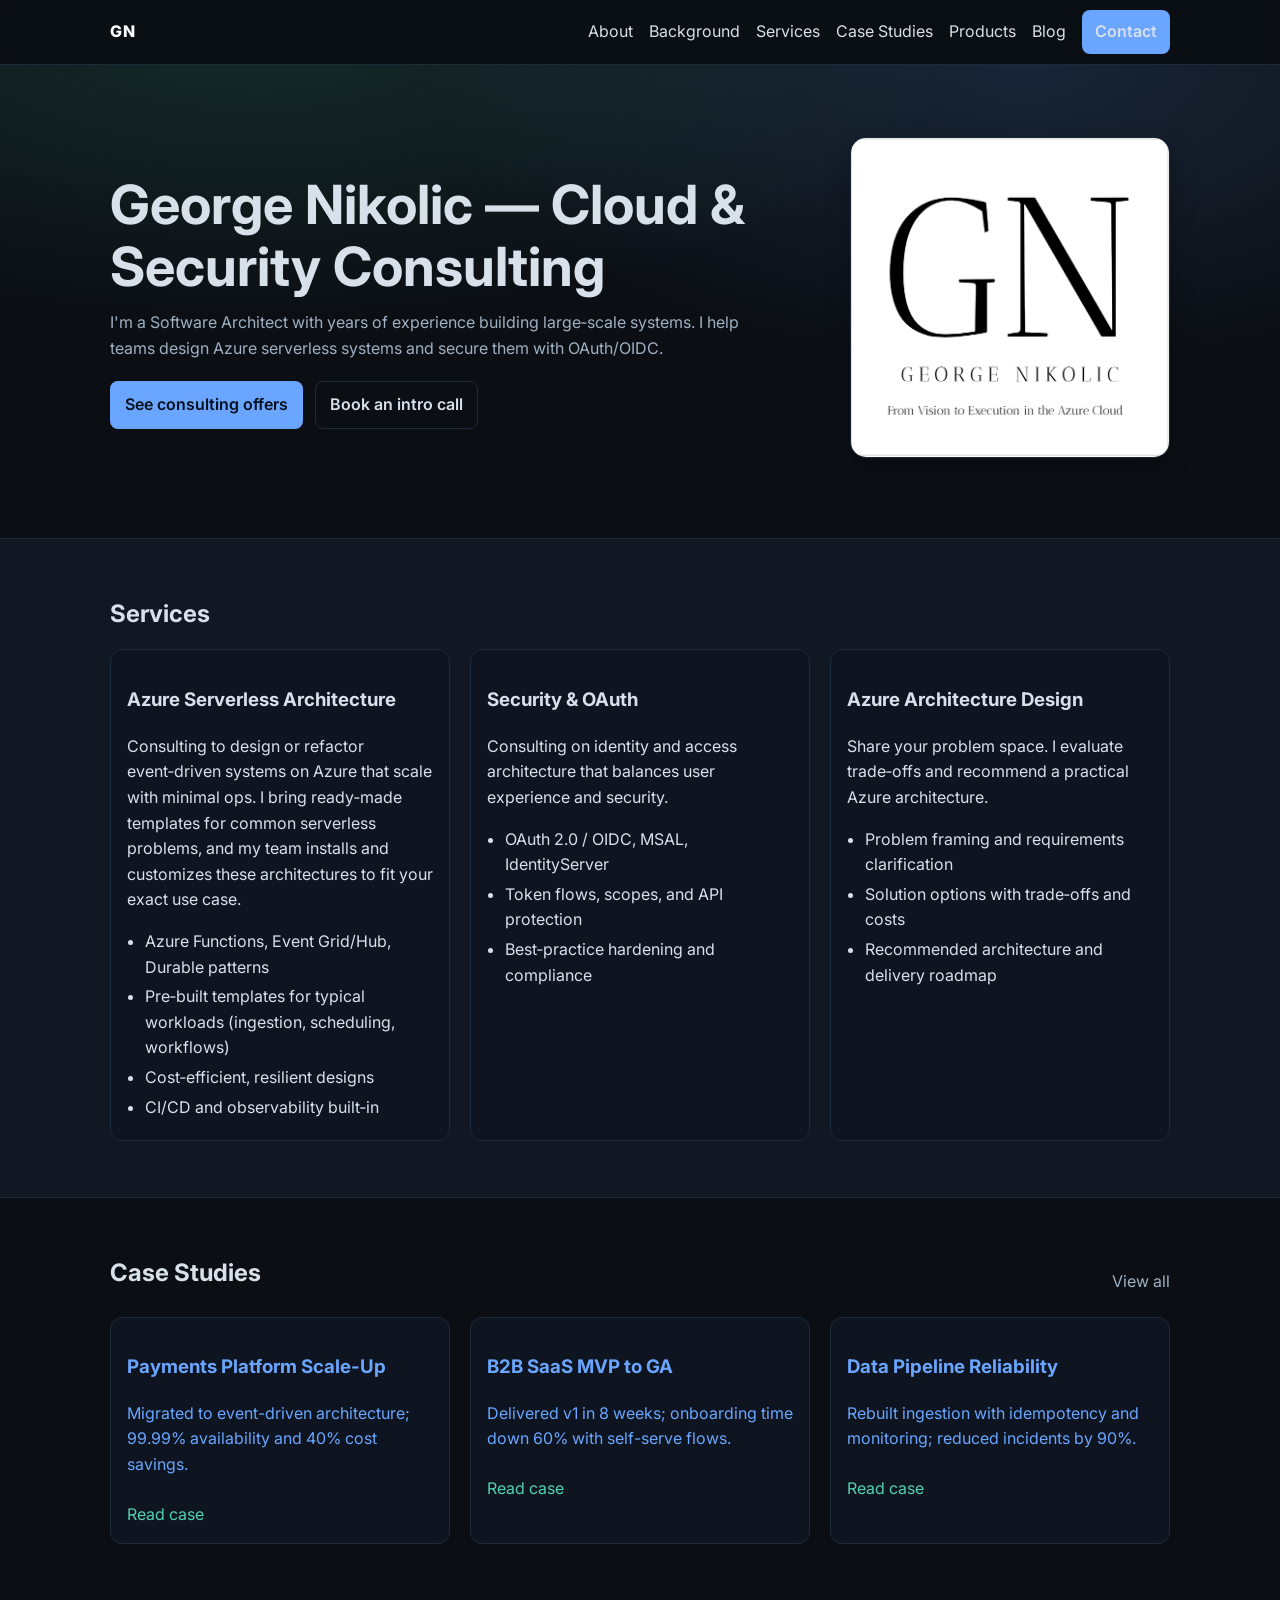
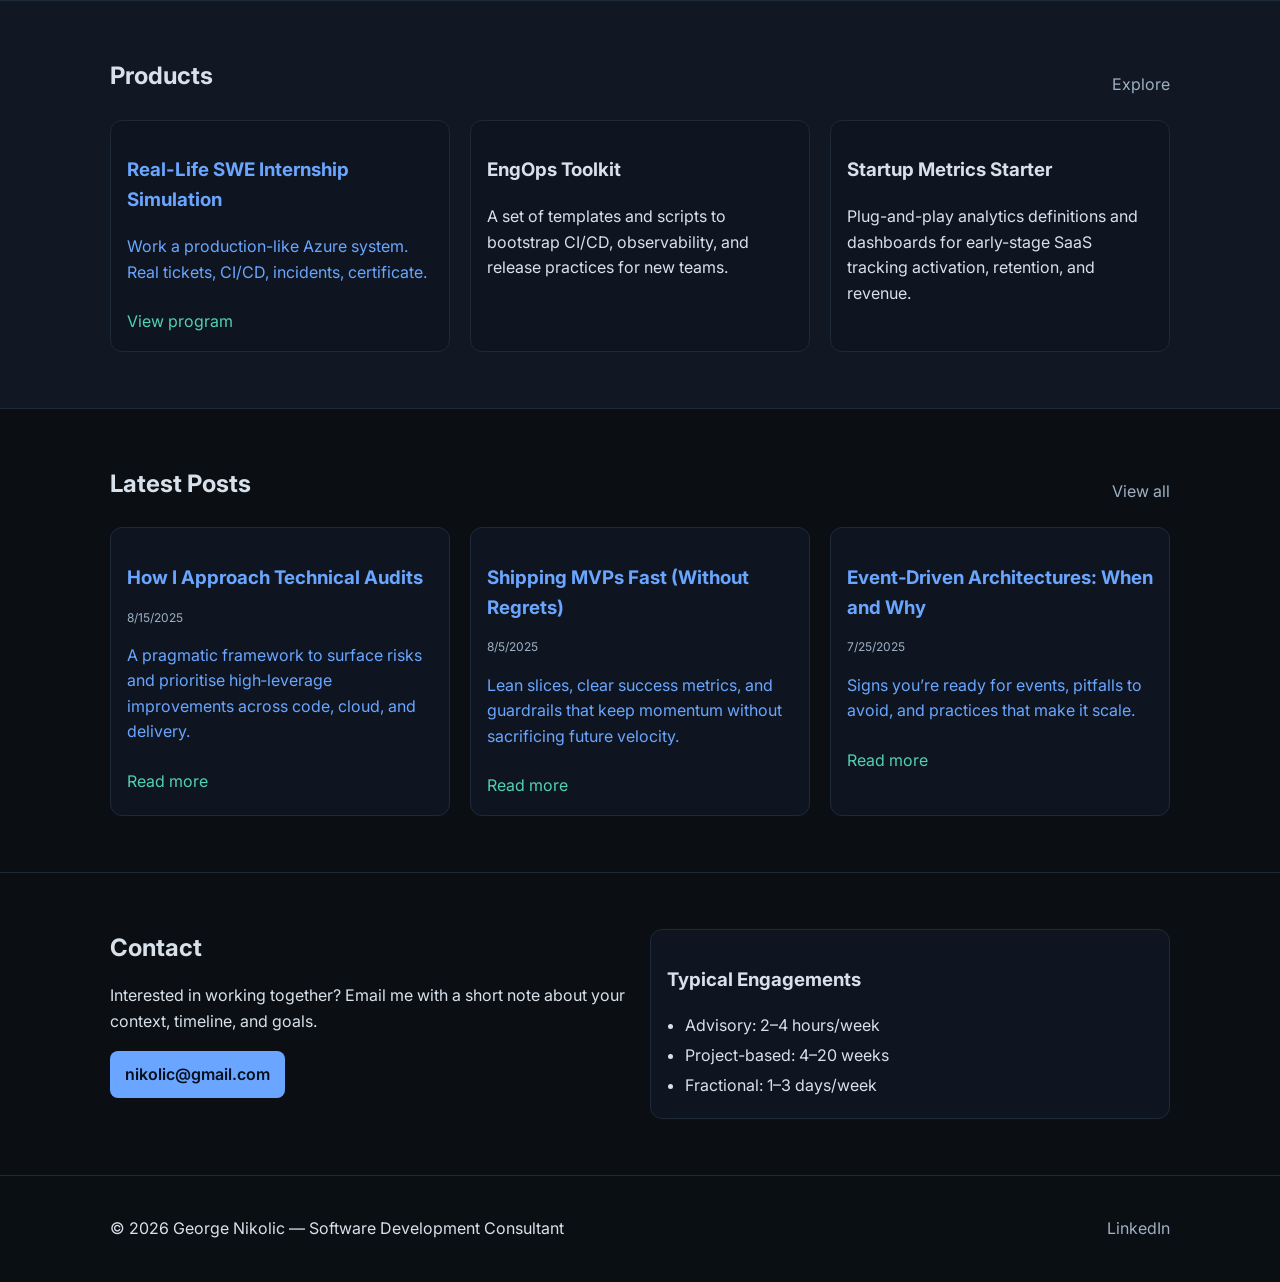
<file: index.html>
<!doctype html>
<html lang="en">
  <head>
    <meta charset="utf-8">
    <meta name="viewport" content="width=device-width, initial-scale=1">
    <title>George Nikolic — Software Development Consultant</title>
    <meta name="description" content="Portfolio website for a software development consultant: case studies, services, background, and products.">
    <link rel="preconnect" href="https://fonts.googleapis.com">
    <link rel="preconnect" href="https://fonts.gstatic.com" crossorigin>
    <link href="https://fonts.googleapis.com/css2?family=Inter:wght@300;400;500;600;700;800;900&display=swap" rel="stylesheet">
    <link rel="stylesheet" href="css/styles.css">
    <link rel="icon" href="images/logo.png" type="image/jpeg">
  </head>
  <body>
    <header class="site-header">
      <div class="container header-inner">
        <a class="logo" href="#home" aria-label="Home">GN</a>
        <nav class="nav" id="primary-nav" aria-label="Primary">
          <button class="nav-toggle" aria-controls="primary-nav-list" aria-expanded="false" aria-label="Toggle navigation">
            <span class="nav-toggle-bar"></span>
            <span class="nav-toggle-bar"></span>
            <span class="nav-toggle-bar"></span>
          </button>
          <ul class="nav-list" id="primary-nav-list">
            <li><a href="#about">About</a></li>
            <li><a href="background/index.html">Background</a></li>
            <li><a href="#services">Services</a></li>
            <li><a href="#case-studies">Case Studies</a></li>
            <li><a href="#products">Products</a></li>
            <li><a href="blog/index.html">Blog</a></li>
            <li><a href="#contact" class="btn btn-sm">Contact</a></li>
          </ul>
        </nav>
      </div>
    </header>

    <main id="home">
      <section class="hero">
        <div class="container hero-inner">
          <div class="hero-text">
            <h1>George Nikolic — Cloud & Security Consulting</h1>
            <p>I'm a Software Architect with years of experience building large‑scale systems. I help teams design Azure serverless systems and secure them with OAuth/OIDC.</p>
            <div class="hero-cta">
              <a href="#services" class="btn">See consulting offers</a>
              <a href="#contact" class="btn btn-secondary">Book an intro call</a>
            </div>
          </div>
          <div class="hero-photo" aria-hidden="false">
            <img src="images/logo.png" alt="Portrait of George Nikolic" width="320" height="320" loading="eager" />
          </div>
        </div>
      </section>

      

      <section id="services" class="section alt">
        <div class="container">
          <h2>Services</h2>
          <div class="grid three">
            <div class="service card">
              <h3>Azure Serverless Architecture</h3>
              <p>Consulting to design or refactor event‑driven systems on Azure that scale with minimal ops. I bring ready‑made templates for common serverless problems, and my team installs and customizes these architectures to fit your exact use case.</p>
              <ul class="bullets small">
                <li>Azure Functions, Event Grid/Hub, Durable patterns</li>
                <li>Pre‑built templates for typical workloads (ingestion, scheduling, workflows)</li>
                <li>Cost‑efficient, resilient designs</li>
                <li>CI/CD and observability built‑in</li>
              </ul>
            </div>
            <div class="service card">
              <h3>Security & OAuth</h3>
              <p>Consulting on identity and access architecture that balances user experience and security.</p>
              <ul class="bullets small">
                <li>OAuth 2.0 / OIDC, MSAL, IdentityServer</li>
                <li>Token flows, scopes, and API protection</li>
                <li>Best‑practice hardening and compliance</li>
              </ul>
            </div>
            <div class="service card">
              <h3>Azure Architecture Design</h3>
              <p>Share your problem space. I evaluate trade‑offs and recommend a practical Azure architecture.</p>
              <ul class="bullets small">
                <li>Problem framing and requirements clarification</li>
                <li>Solution options with trade‑offs and costs</li>
                <li>Recommended architecture and delivery roadmap</li>
              </ul>
            </div>
          </div>
        </div>
      </section>

      <section id="case-studies" class="section">
        <div class="container">
          <div class="section-head">
            <h2>Case Studies</h2>
            <a class="link" href="case-studies/index.html">View all</a>
          </div>
          <div class="grid three">
            <a class="card link-card" href="case-studies/case-1.html">
              <h3>Payments Platform Scale-Up</h3>
              <p>Migrated to event-driven architecture; 99.99% availability and 40% cost savings.</p>
              <span class="more">Read case</span>
            </a>
            <a class="card link-card" href="case-studies/case-1.html">
              <h3>B2B SaaS MVP to GA</h3>
              <p>Delivered v1 in 8 weeks; onboarding time down 60% with self-serve flows.</p>
              <span class="more">Read case</span>
            </a>
            <a class="card link-card" href="case-studies/case-1.html">
              <h3>Data Pipeline Reliability</h3>
              <p>Rebuilt ingestion with idempotency and monitoring; reduced incidents by 90%.</p>
              <span class="more">Read case</span>
            </a>
          </div>
        </div>
      </section>

      <section id="products" class="section alt">
        <div class="container">
          <div class="section-head">
            <h2>Products</h2>
            <a class="link" href="products/index.html">Explore</a>
          </div>
          <div class="grid three">
            <a class="card link-card" href="products/internship-simulation.html">
              <h3>Real-Life SWE Internship Simulation</h3>
              <p>Work a production-like Azure system. Real tickets, CI/CD, incidents, certificate.</p>
              <span class="more">View program</span>
            </a>
            <div class="card">
              <h3>EngOps Toolkit</h3>
              <p>A set of templates and scripts to bootstrap CI/CD, observability, and release practices for new teams.</p>
            </div>
            <div class="card">
              <h3>Startup Metrics Starter</h3>
              <p>Plug-and-play analytics definitions and dashboards for early-stage SaaS tracking activation, retention, and revenue.</p>
            </div>
          </div>
        </div>
      </section>

      <section id="blog" class="section">
        <div class="container">
          <div class="section-head">
            <h2>Latest Posts</h2>
            <a class="link" href="blog/index.html">View all</a>
          </div>
          <div id="home-blog-list" class="grid three"></div>
        </div>
      </section>

      <section id="contact" class="section">
        <div class="container grid two">
          <div>
            <h2>Contact</h2>
            <p>Interested in working together? Email me with a short note about your context, timeline, and goals.</p>
            <a class="btn" href="mailto:nikolic@gmail.com?subject=Consulting%20Inquiry">nikolic@gmail.com</a>
          </div>
          <div>
            <div class="card">
              <h3>Typical Engagements</h3>
              <ul class="bullets small">
                <li>Advisory: 2–4 hours/week</li>
                <li>Project-based: 4–20 weeks</li>
                <li>Fractional: 1–3 days/week</li>
              </ul>
            </div>
          </div>
        </div>
      </section>
    </main>

    <footer class="site-footer">
      <div class="container footer-inner">
        <p>© <span id="year"></span> George Nikolic — Software Development Consultant</p>
        <div class="social">
          <a href="https://www.linkedin.com/in/djordje-nikolic-850a44197/" aria-label="LinkedIn">LinkedIn</a>
        </div>
      </div>
    </footer>
    <script id="posts-data" type="application/json">[
      {"slug":"how-i-approach-audits","title":"How I Approach Technical Audits","date":"2025-08-15","excerpt":"A pragmatic framework to surface risks and prioritise high‑leverage improvements across code, cloud, and delivery."},
      {"slug":"shipping-mvps-fast","title":"Shipping MVPs Fast (Without Regrets)","date":"2025-08-05","excerpt":"Lean slices, clear success metrics, and guardrails that keep momentum without sacrificing future velocity."},
      {"slug":"event-driven-architectures","title":"Event‑Driven Architectures: When and Why","date":"2025-07-25","excerpt":"Signs you’re ready for events, pitfalls to avoid, and practices that make it scale."},
      {"slug":"choosing-right-architecture","title":"Choosing the Right Architecture (Today)","date":"2025-07-15","excerpt":"A decision-first guide to monoliths, modular monoliths, and microservices with trade‑offs."},
      {"slug":"pragmatic-observability","title":"Pragmatic Observability for Small Teams","date":"2025-07-05","excerpt":"The minimum useful tracing, metrics, and alerts to reduce MTTR and build confidence."}
    ]</script>
    <script src="js/main.js"></script>
  </body>
  </html>
</file>
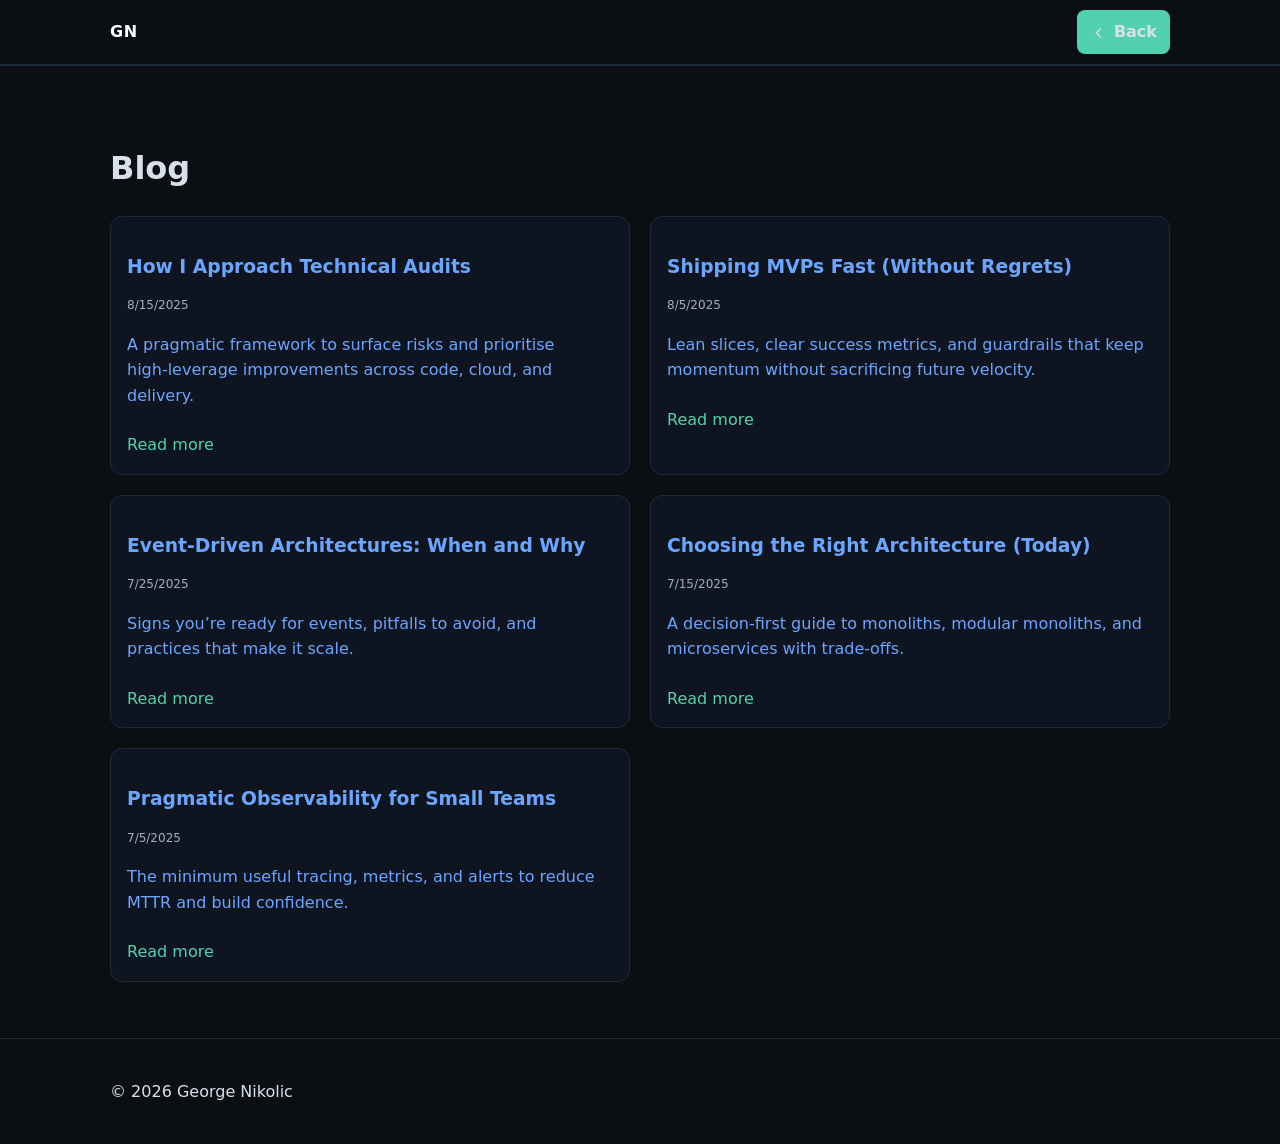
<file: blog/index.html>
<!doctype html>
<html lang="en">
  <head>
    <meta charset="utf-8">
    <meta name="viewport" content="width=device-width, initial-scale=1">
    <title>Blog — George Nikolic</title>
    <link rel="stylesheet" href="../css/styles.css">
  </head>
  <body>
    <header class="site-header">
      <div class="container header-inner">
        <a class="logo" href="../index.html#home">GN</a>
        <nav class="nav"><ul class="nav-list"><li><a href="../index.html#home" class="btn btn-sm btn-alt"><span class="icon" aria-hidden="true"><svg width="16" height="16" viewBox="0 0 24 24" fill="currentColor" xmlns="http://www.w3.org/2000/svg"><path d="M15.5 19a1 1 0 0 1-.7-.29l-6-6a1 1 0 0 1 0-1.42l6-6a1 1 0 0 1 1.4 1.42L10.9 12l5.3 5.29A1 1 0 0 1 15.5 19z"/></svg></span><span>Back</span></a></li></ul></nav>
      </div>
    </header>
    <main class="section">
      <div class="container">
        <h1>Blog</h1>
        <div id="blog-list" class="grid two"></div>
      </div>
    </main>
    <footer class="site-footer"><div class="container footer-inner"><p>© <span id="year"></span> George Nikolic</p></div></footer>
    <script id="posts-data" type="application/json">[
      {"slug":"how-i-approach-audits","title":"How I Approach Technical Audits","date":"2025-08-15","excerpt":"A pragmatic framework to surface risks and prioritise high‑leverage improvements across code, cloud, and delivery."},
      {"slug":"shipping-mvps-fast","title":"Shipping MVPs Fast (Without Regrets)","date":"2025-08-05","excerpt":"Lean slices, clear success metrics, and guardrails that keep momentum without sacrificing future velocity."},
      {"slug":"event-driven-architectures","title":"Event‑Driven Architectures: When and Why","date":"2025-07-25","excerpt":"Signs you’re ready for events, pitfalls to avoid, and practices that make it scale."},
      {"slug":"choosing-right-architecture","title":"Choosing the Right Architecture (Today)","date":"2025-07-15","excerpt":"A decision-first guide to monoliths, modular monoliths, and microservices with trade‑offs."},
      {"slug":"pragmatic-observability","title":"Pragmatic Observability for Small Teams","date":"2025-07-05","excerpt":"The minimum useful tracing, metrics, and alerts to reduce MTTR and build confidence."}
    ]</script>
    <script src="../js/main.js"></script>
  </body>
  </html>
</file>
<file: css/styles.css>
:root{
  --bg:#0b0f14;--bg-elev:#111723;--text:#d8e1ea;--muted:#9fb0c3;--accent:#6aa6ff;--accent-2:#52d1b0;--card:#0e1521;--border:#1e2a3a;
}
*{box-sizing:border-box}
html,body{margin:0;padding:0}
body{
  font-family:Inter,system-ui,-apple-system,Segoe UI,Roboto,Arial,sans-serif;
  background:var(--bg);color:var(--text);line-height:1.6;
}
a{color:var(--accent);text-decoration:none}
a:hover{text-decoration:underline}
img{max-width:100%;height:auto}

.container{width:100%;max-width:1100px;margin:0 auto;padding:0 20px}

.site-header{position:sticky;top:0;z-index:10;background:rgba(11,15,20,.8);backdrop-filter:blur(8px);border-bottom:1px solid var(--border)}
.header-inner{display:flex;align-items:center;justify-content:space-between;height:64px}
.logo{font-weight:800;color:#fff;letter-spacing:.5px}
.logo img{height:28px;width:auto;display:block;border-radius:6px}
.nav-toggle{display:none;background:none;border:0;cursor:pointer;padding:8px;margin-right:-8px}
.nav-toggle-bar{display:block;width:22px;height:2px;background:#d8e1ea;margin:5px 0;border-radius:1px}
.nav-list{display:flex;gap:16px;list-style:none;margin:0;padding:0;align-items:center}
.nav-list a{color:var(--text)}
.btn{display:inline-block;background:var(--accent);color:#05101e;border-radius:8px;padding:10px 14px;font-weight:600;border:1px solid transparent}
.btn:hover{filter:brightness(1.05)}
.btn-secondary{background:transparent;border-color:var(--border);color:var(--text)}
.btn-sm{padding:8px 12px}
.btn .icon{display:inline-flex;vertical-align:middle;margin-right:8px}
.btn .icon svg{display:block}
.btn-alt{background:var(--accent-2);}
.btn-alt:hover{filter:brightness(1.05)}

.hero{padding:72px 0;background:radial-gradient(1200px 500px at 20% -10%,rgba(82,209,176,.15),transparent 60%),radial-gradient(1000px 500px at 80% 0,rgba(106,166,255,.15),transparent 60%)}
.hero-inner{display:grid;grid-template-columns:1fr;gap:24px;align-items:center}
.hero h1{font-size:42px;line-height:1.15;margin:0 0 12px}
.hero p{max-width:720px;color:var(--muted);margin:0 0 20px}
.hero-cta{display:flex;gap:12px;flex-wrap:wrap}

/* Hero photo styling */
.hero-photo{display:none}
.hero-photo img{border-radius:16px;border:1px solid var(--border);box-shadow:0 8px 24px rgba(0,0,0,.25);background:#0c1726;object-fit:cover}

.section{padding:56px 0;border-top:1px solid var(--border)}
.section.alt{background:var(--bg-elev)}
.section h2{margin:0 0 16px}

.grid{display:grid;gap:20px}
.grid.two{grid-template-columns:1fr}
.grid.three{grid-template-columns:1fr}

.card{background:var(--card);border:1px solid var(--border);border-radius:12px;padding:16px}
.link-card{display:block}
.link-card .more{display:inline-block;margin-top:8px;color:var(--accent-2)}

.bullets{padding-left:18px;margin:0}
.bullets.small li{margin-bottom:4px}
.checklist{list-style:none;padding:0;margin:0}
.checklist li{position:relative;padding-left:24px;margin:8px 0}
.checklist li:before{content:"";position:absolute;left:0;top:.5em;width:14px;height:14px;border-radius:50%;background:conic-gradient(var(--accent-2) 0 75%,transparent 75% 100%);border:2px solid var(--border)}

/* Timeline list for CV */
.timeline{list-style:none;margin:0;padding:0 0 0 18px;position:relative}
.timeline:before{content:"";position:absolute;left:8px;top:0;bottom:0;width:2px;background:linear-gradient(var(--border),transparent 10%, var(--border) 20%, transparent 30%, var(--border) 40%, transparent 50%, var(--border) 60%, transparent 70%, var(--border) 80%, transparent 90%) ;opacity:.6}
.timeline li{position:relative;margin:14px 0;padding-left:14px}
.timeline li:before{content:"";position:absolute;left:-2px;top:.6em;width:10px;height:10px;border-radius:50%;background:var(--accent);box-shadow:0 0 0 3px rgba(106,166,255,.15)}
.timeline .meta{color:var(--muted);font-size:14px;margin:2px 0 6px}

.section-head{display:flex;align-items:center;justify-content:space-between;margin-bottom:8px}
.link{color:var(--muted)}
.post-meta{color:var(--muted);font-size:12px;margin:-4px 0 8px}

/* Prose content for blog posts */
.prose{font-size:16px}
.prose h2{margin:20px 0 8px}
.prose h3{margin:16px 0 6px}
.prose p{margin:12px 0}
.prose ul{margin:12px 0;padding-left:20px}
.prose blockquote{margin:12px 0;padding:8px 12px;border-left:3px solid var(--accent);background:rgba(106,166,255,.08);border-radius:6px}
.prose img, .prose video{max-width:100%;height:auto;border-radius:10px;border:1px solid var(--border);display:block;margin:10px 0}
.prose figure{margin:0}
.prose figcaption{color:var(--muted);font-size:12px;margin-top:4px}

/* Code styling */
code{font-family:ui-monospace,SFMono-Regular,Menlo,Monaco,Consolas,"Liberation Mono","Courier New",monospace}
.prose code{background:#0c1726;border:1px solid var(--border);padding:2px 6px;border-radius:6px;color:#cfe7ff}
.prose pre{background:#0c1726;border:1px solid var(--border);border-radius:10px;padding:12px;overflow:auto}
.prose pre code{background:transparent;border:0;padding:0;color:#e6f0ff;display:block;white-space:pre}

.site-footer{border-top:1px solid var(--border);padding:24px 0;background:rgba(11,15,20,.6)}
.footer-inner{display:flex;gap:12px;align-items:center;justify-content:space-between;flex-wrap:wrap}
.social a{color:var(--muted);margin-left:12px}

@media(min-width:720px){
  .grid.two{grid-template-columns:1fr 1fr}
  .grid.three{grid-template-columns:repeat(3,1fr)}
  .hero h1{font-size:54px}
  .hero-inner{grid-template-columns:1.3fr .7fr}
  .hero-photo{display:block;justify-self:end}
}

@media(max-width:719px){
  .nav-toggle{display:block}
  .nav-list{position:absolute;right:20px;top:64px;flex-direction:column;background:var(--bg-elev);border:1px solid var(--border);border-radius:12px;padding:12px;display:none}
  .nav-list.open{display:flex}
}
</file>
